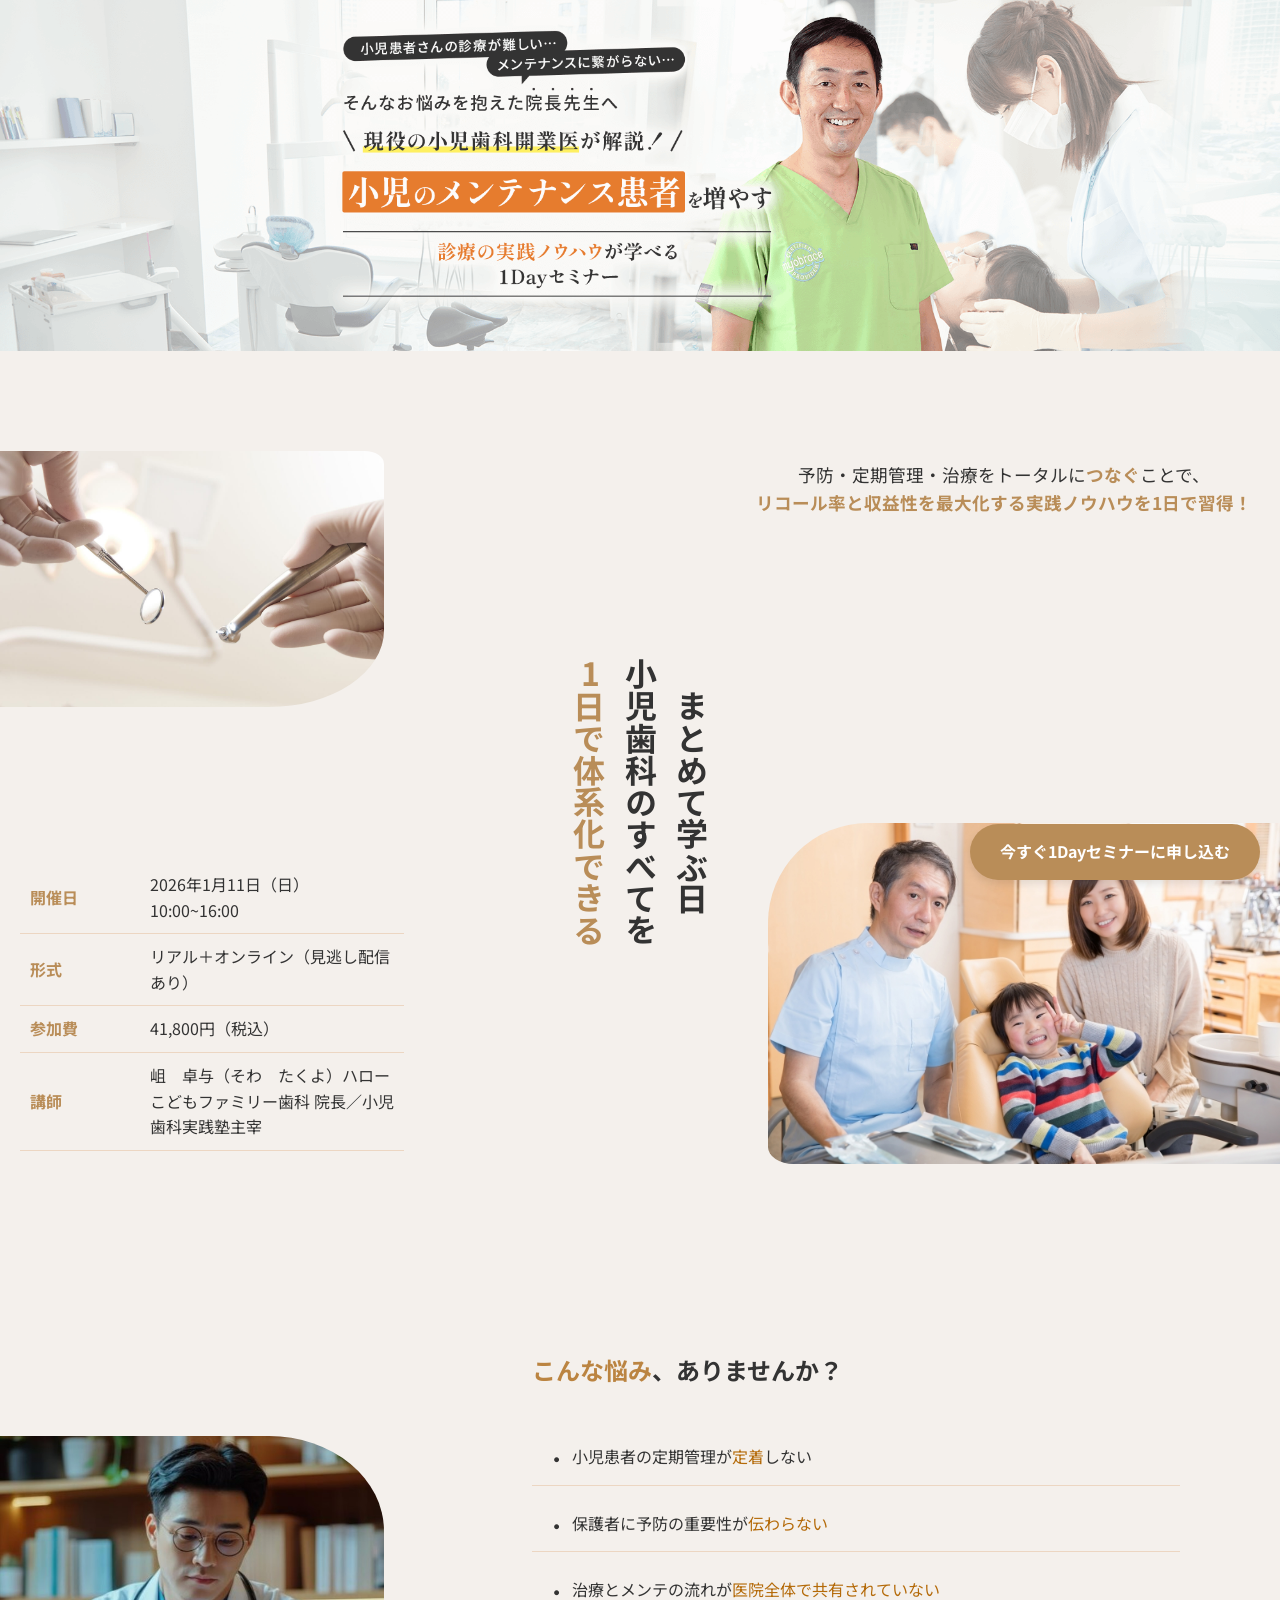
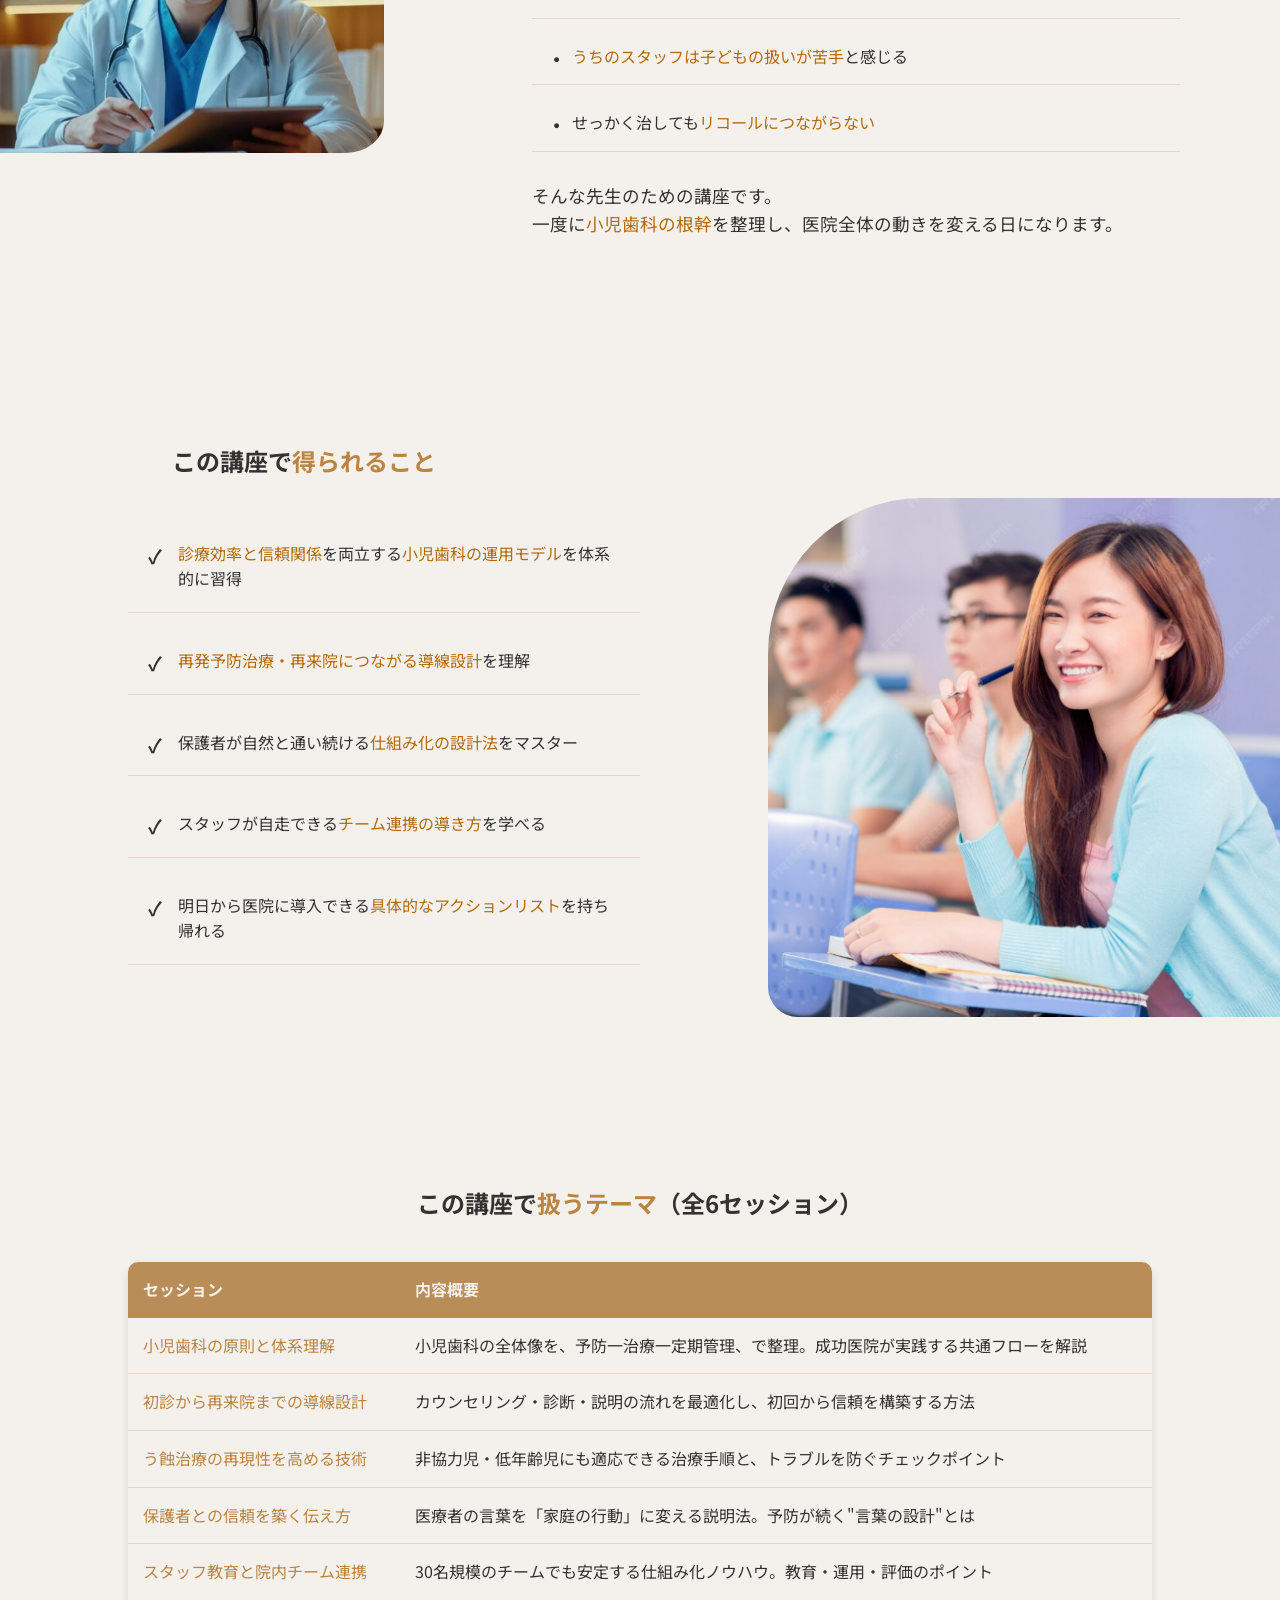
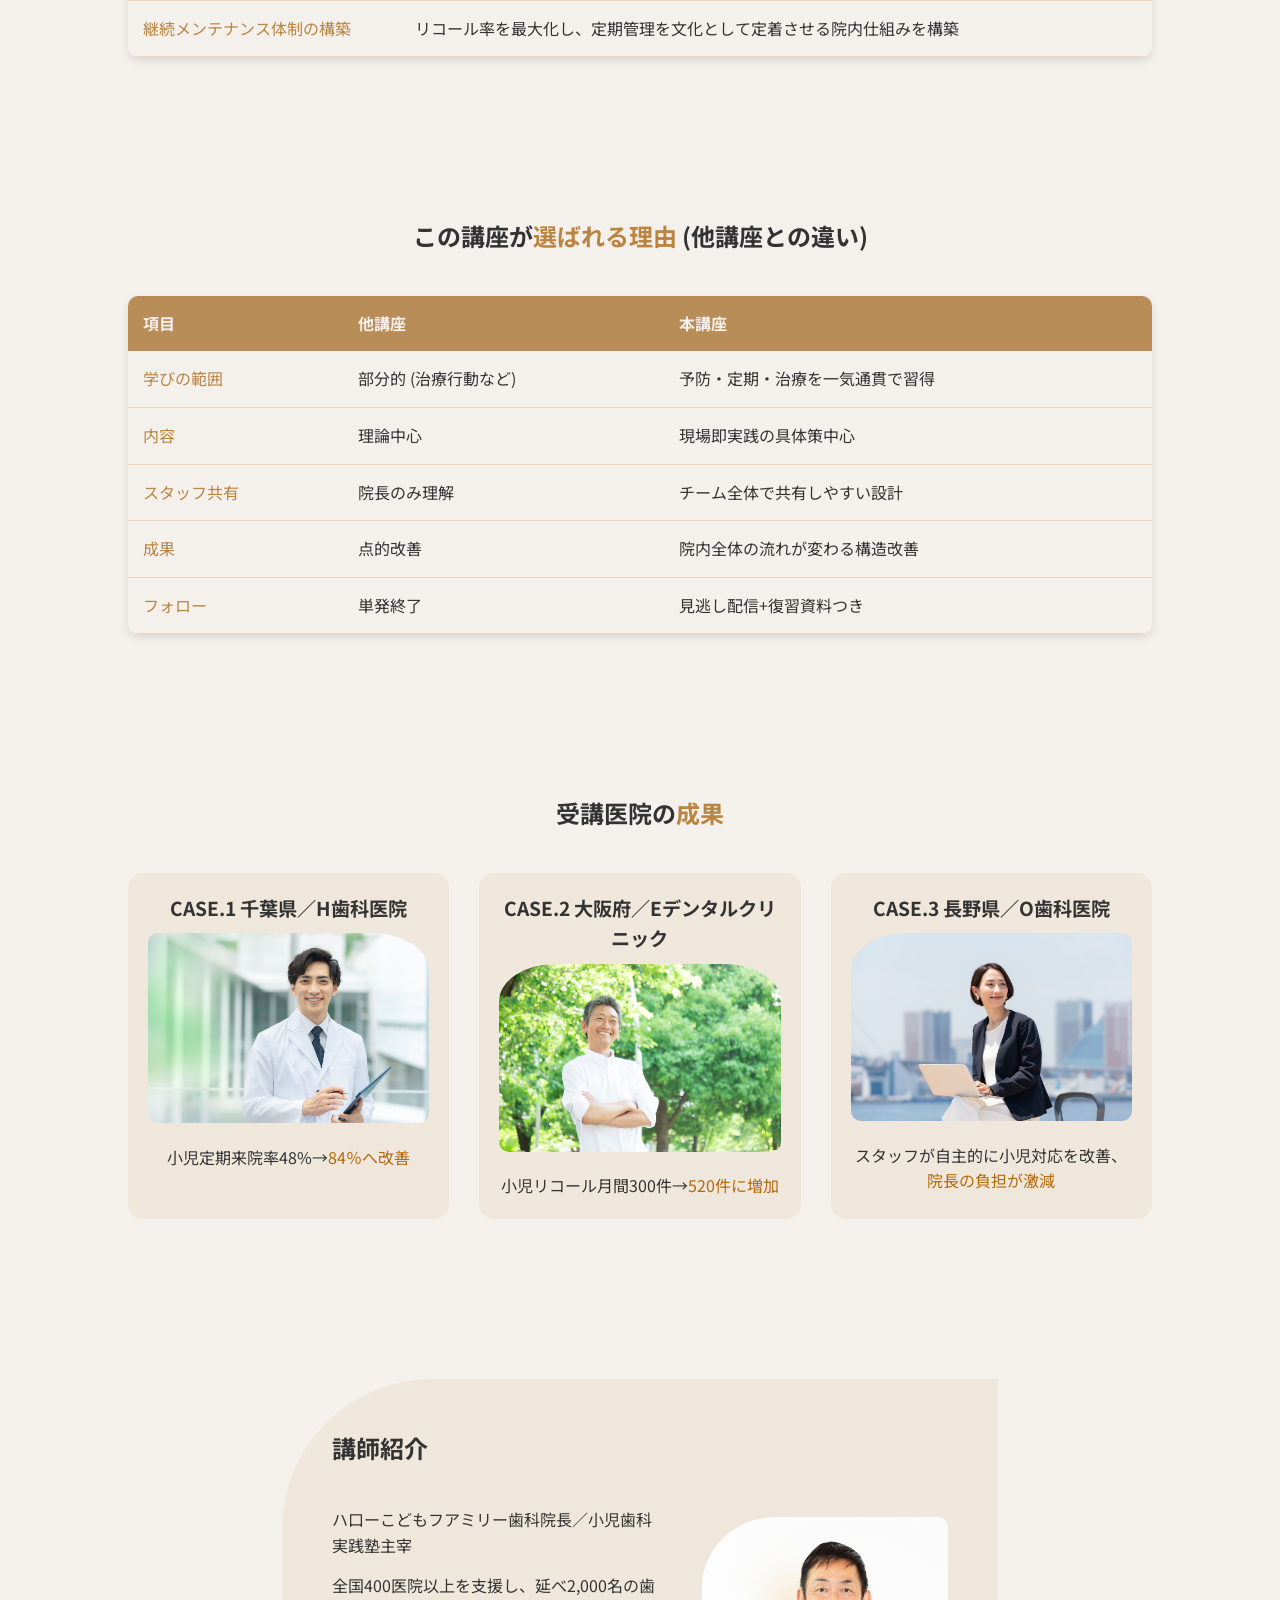
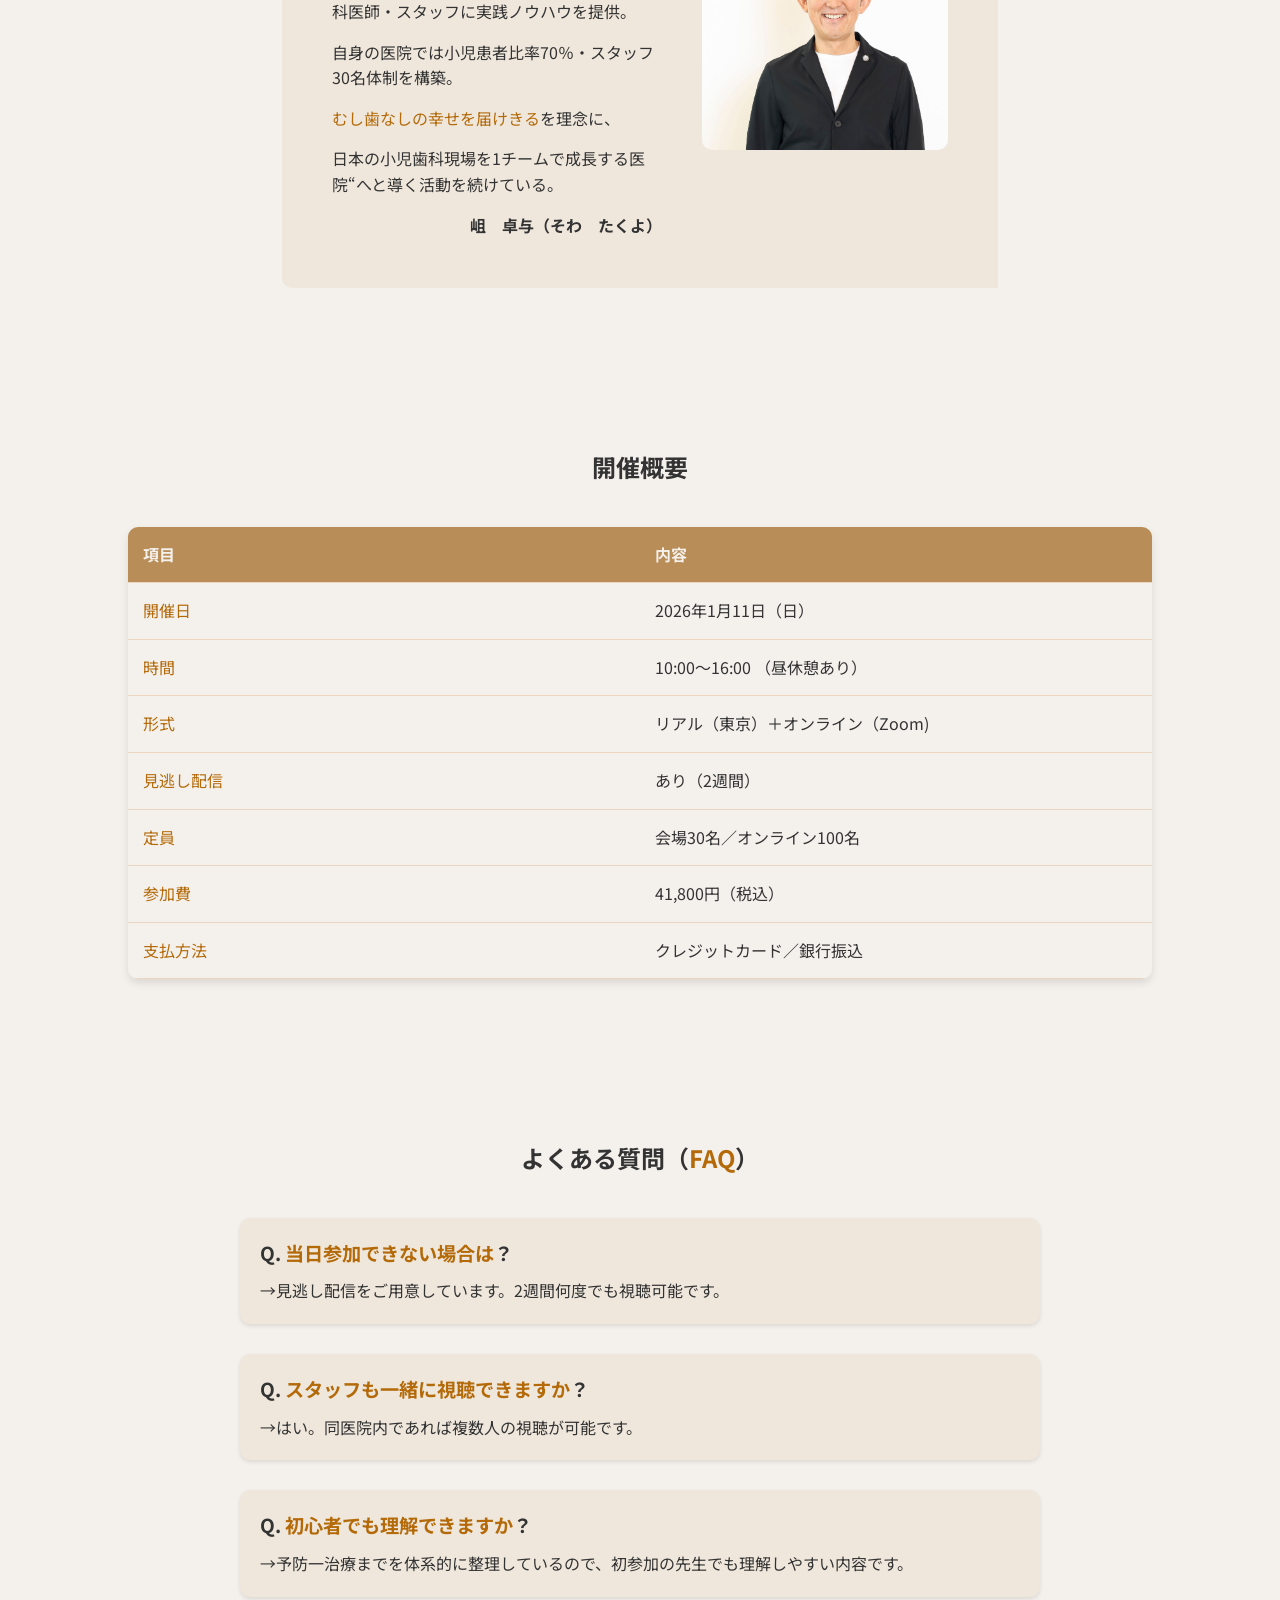
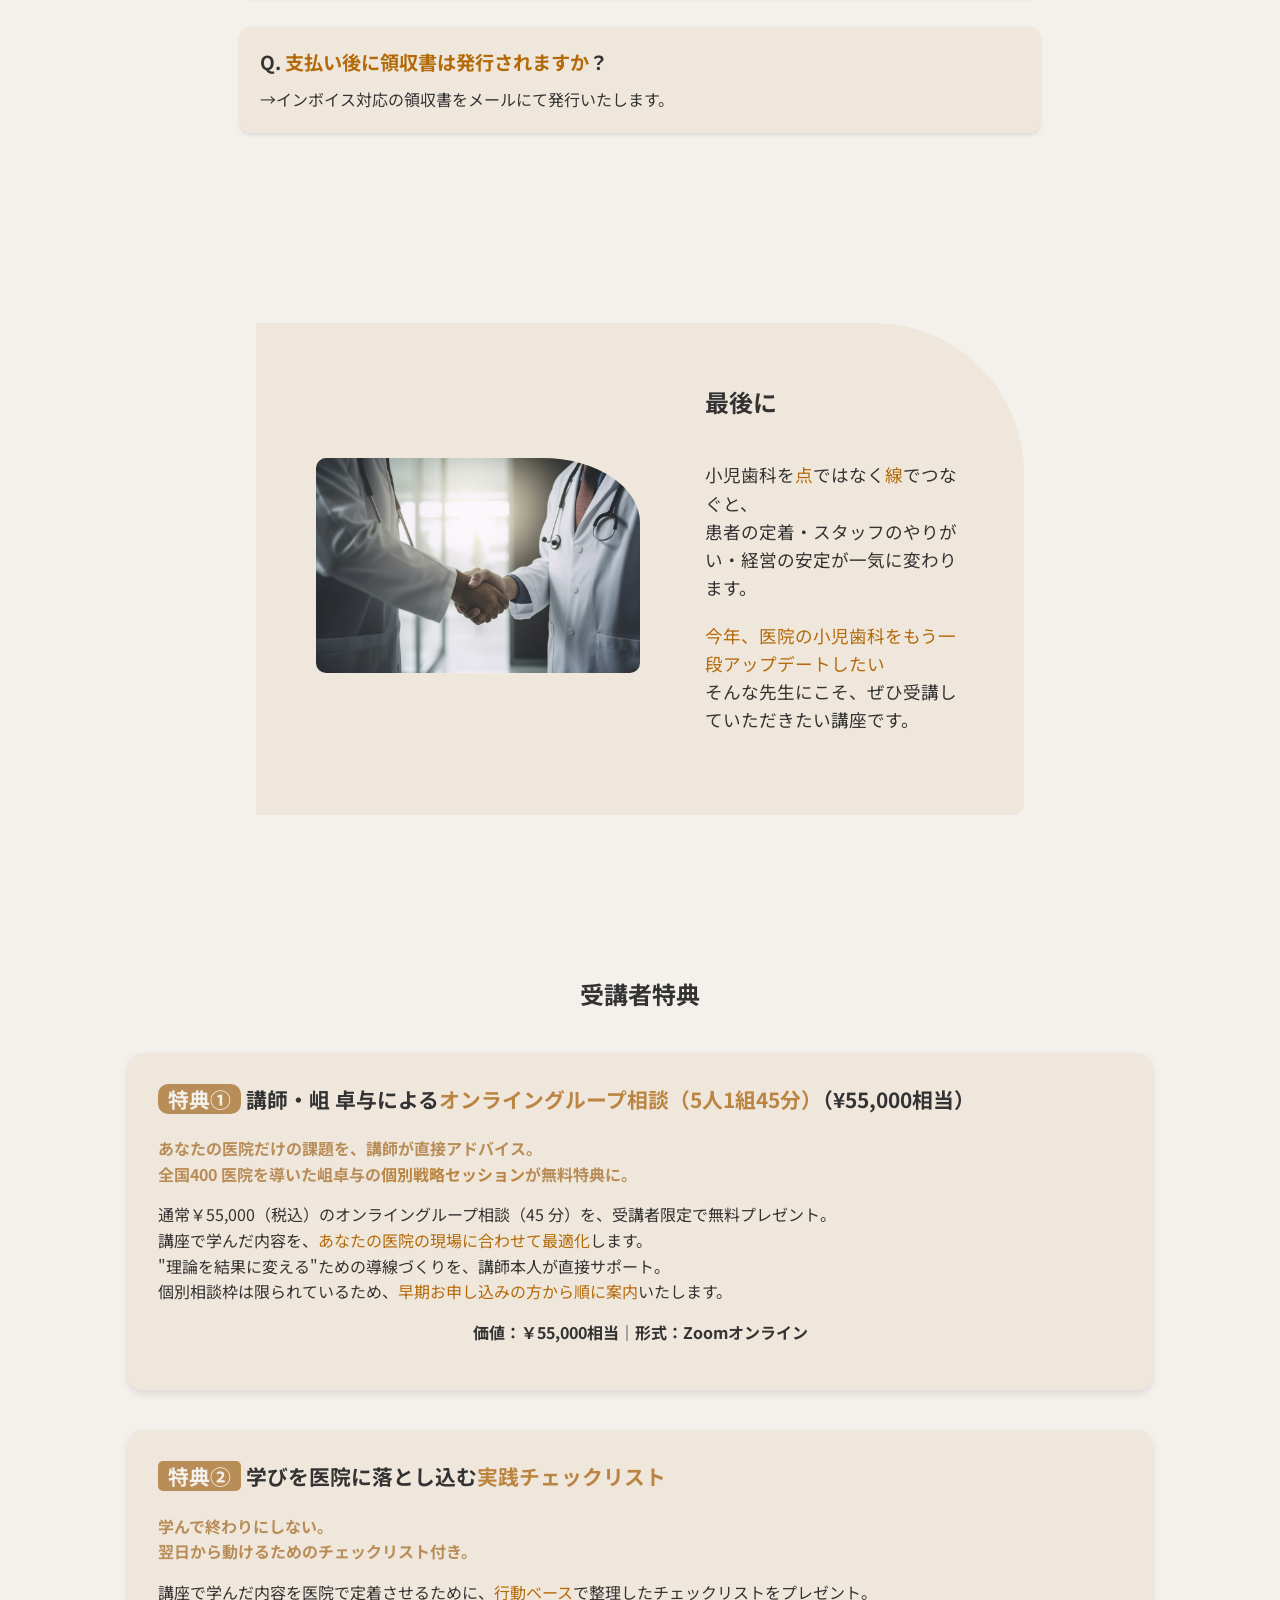
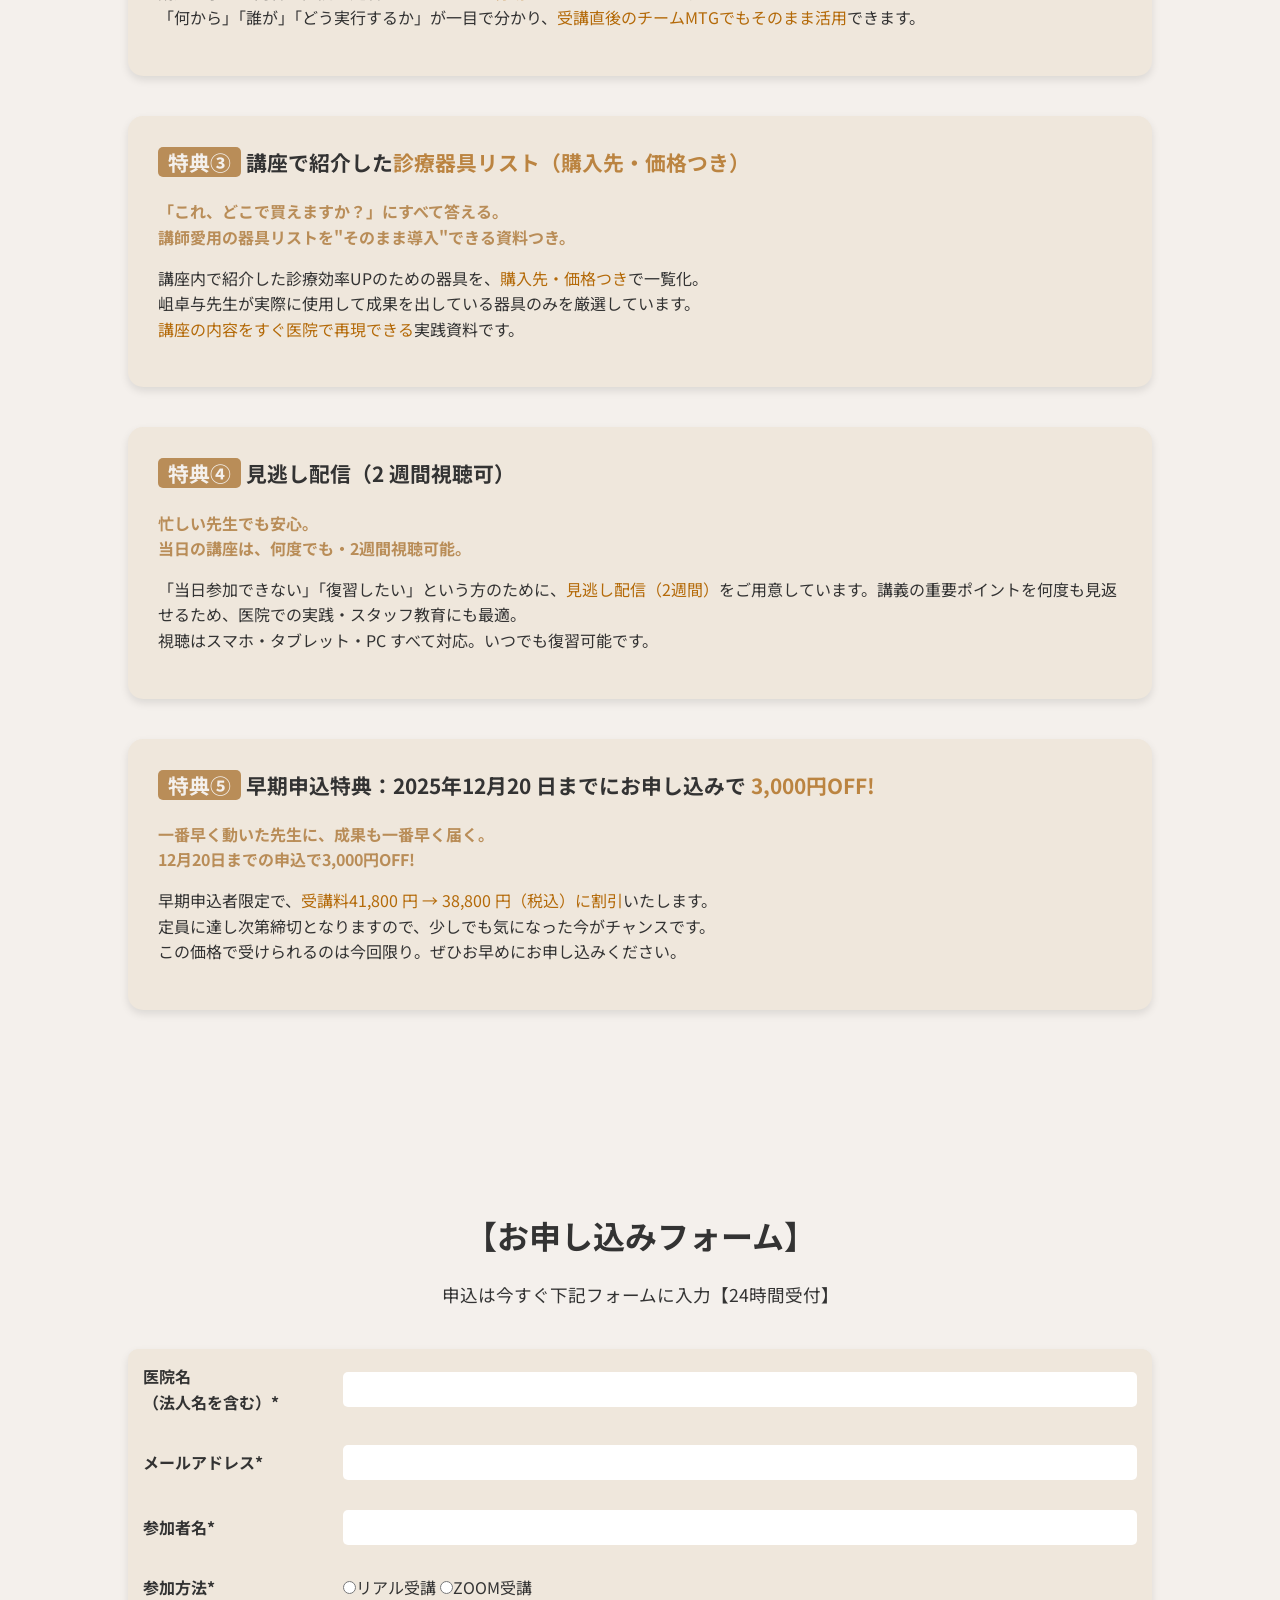
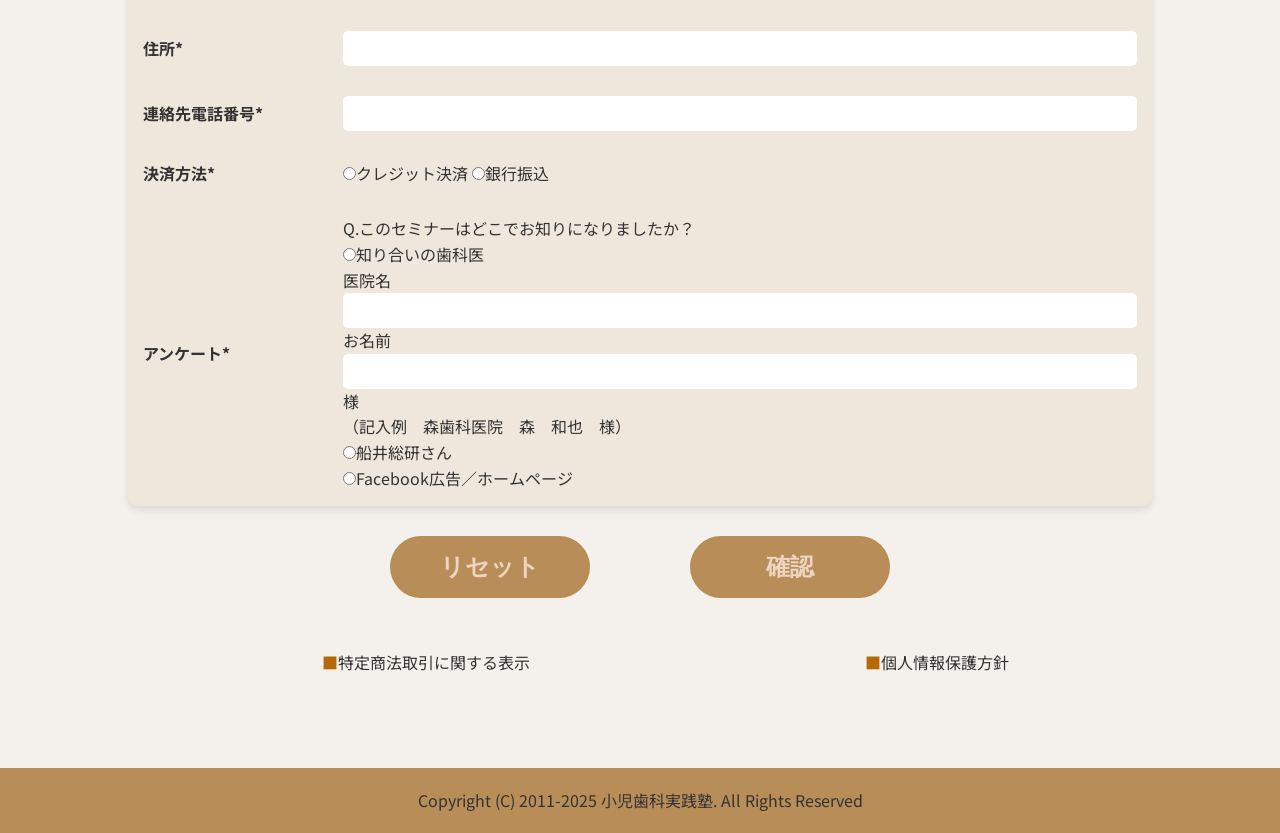
<file: index.html>
<!DOCTYPE html>
<html lang="ja">

<head>
    <meta charset="UTF-8">
    <meta name="viewport" content="width=device-width, initial-scale=1.0">
    <title>小児歯科が上手くなる！知識おまとめセミナー</title>
    <meta name="description" content="小児歯科が上手くなる！知識おまとめセミナー" />
    <meta name="keywords" content="小児歯科,セミナー">
    <link rel="preconnect" href="https://fonts.googleapis.com">
    <link rel="preconnect" href="https://fonts.gstatic.com" crossorigin>
    <link href="https://fonts.googleapis.com/css2?family=Noto+Sans+JP:wght@100..900&display=swap" rel="stylesheet">
    <link rel="stylesheet" href="css/style.css">
</head>

<body>
    <!-- Floating CTA Button -->
    <div class="floating">
        <a class="btn" href="#form">今すぐ1Dayセミナーに申し込む</a>
    </div>

    <main>
        <!-- Banner Section -->
        <section class="banner">
            <picture>
                <source media="(max-width: 768px)" srcset="img/sp_mv_b.png">
                <img src="img/pc_mv_b.png" alt="Banner">
            </picture>
        </section>

        <!-- New Intro Section -->
        <section class="intro">
            <div class="container">
                <div class="intro-text">
                    <h1>1日で体系化できる<br>小児歯科のすべてを<br>まとめて学ぶ日</h1>
                </div>
                <div class="sec01_img01">
                    <img style="width: 100%; border-radius: 0 5% 30% 0;" src="./img/sec04_img03_b.jpg" alt="">
                </div>
                <div class="sec01_img02">
                    <img style="width: 100%; border-radius: 100px 0 0 5%;" src="./img/sec01_imgg02.jpg" alt="">
                </div>
                <p class="intro-desc">予防・定期管理・治療をトータルに<span style="color: #b98d58ff; font-weight: bold;">つなぐ</span>ことで、<br><span style="color: #b98d58ff; font-weight: bold;">リコール率と収益性を最大化する実践ノウハウを1日で習得！</span></p>
                <table class="intro-table">
                    <tr>
                        <th><span style="color: #b98d58ff; font-weight: bold;">開催日</span></th>
                        <td>2026年1月11日（日）10:00~16:00</td>
                    </tr>
                    <tr>
                        <th><span style="color: #b98d58ff; font-weight: bold;">形式</span></th>
                        <td>リアル＋オンライン（見逃し配信あり）</td>
                    </tr>
                    <tr>
                        <th><span style="color: #b98d58ff; font-weight: bold;">参加費</span></th>
                        <td>41,800円（税込）</td>
                    </tr>
                    <tr>
                        <th><span style="color: #b98d58ff; font-weight: bold;">講師</span></th>
                        <td>岨　卓与（そわ　たくよ）ハローこどもファミリー歯科 院長／小児歯科実践塾主宰</td>
                    </tr>
                </table>
            </div>
        </section>

        <!-- Worries Section -->
        <section class="worries">
            <div class="sec02-img">
                <img class="land-img" src="./img/worry.jpg" alt="">
            </div>
            <div class="worries-content">
                <h2><span class="title-color">こんな悩み</span>、ありませんか？</h2>
                <div class="sec02-img-mo">
                    <img class="mobile-img" src="./img/worry.jpg" alt="">
                </div>
                <ul class="worries-list">
                    <li>小児患者の定期管理が<span class="default-text">定着</span>しない</li>
                    <li>保護者に予防の重要性が<span class="default-text">伝わらない</span></li>
                    <li>治療とメンテの流れが<span class="default-text">医院全体で共有されていない</span></li>
                    <li><span class="default-text">うちのスタッフは子どもの扱いが苦手</span>と感じる</li>
                    <li>せっかく治しても<span class="default-text">リコールにつながらない</span></li>
                </ul>
                <p class="worries-desc">そんな先生のための講座です。<br>一度に<span class="default-text">小児歯科の根幹</span>を整理し、医院全体の動きを変える日になります。</p>
            </div>
        </section>

        <!-- Benefits Section -->
        <section class="benefits-new">
            <div class="container1">
                <h2>この講座で<span class="title-color">得られること</span></h2>
                <div class="sec04-img-mo">
                    <img src="./img/benefit.png" alt="">
                </div>
                <ul class="benefits-list">
                    <li><span class="default-text">診療効率と信頼関係</span>を両立する<span class="default-text">小児歯科の運用モデル</span>を体系的に習得</li>
                    <li><span class="default-text">再発予防治療・再来院につながる導線設計</span>を理解</li>
                    <li>保護者が自然と通い続ける<span class="default-text">仕組み化の設計法</span>をマスター</li>
                    <li>スタッフが自走できる<span class="default-text">チーム連携の導き方</span>を学べる</li>
                    <li>明日から医院に導入できる<span class="default-text">具体的なアクションリスト</span>を持ち帰れる</li>
                </ul>
            </div>
            <div class="sec04-img">
                <img src="./img/benefit.png" alt="">
            </div>
        </section>

        <!-- New Themes Section -->
        <section class="comparison">
                <h2>この講座で<span class="title-color">扱うテーマ</span>（全6セッション）</h2>
                <table class="comparison-table">
                    <thead>
                        <tr>
                            <th>セッション</th>
                            <th>内容概要</th>
                        </tr>
                    </thead>
                    <tbody>
                        <tr>
                            <td><span class="title-color">小児歯科の原則と体系理解</span></td>
                            <td>小児歯科の全体像を、予防一治療一定期管理、で整理。成功医院が実践する共通フローを解説</td>
                        </tr>
                        <tr>
                            <td><span class="title-color">初診から再来院までの導線設計</span></td>
                            <td>カウンセリング・診断・説明の流れを最適化し、初回から信頼を構築する方法</td>
                        </tr>
                        <tr>
                            <td><span class="title-color">う蝕治療の再現性を高める技術</span></td>
                            <td>非協力児・低年齢児にも適応できる治療手順と、トラブルを防ぐチェックポイント</td>
                        </tr>
                        <tr>
                            <td><span class="title-color">保護者との信頼を築く伝え方</span></td>
                            <td>医療者の言葉を「家庭の行動」に変える説明法。予防が続く"言葉の設計"とは</td>
                        </tr>
                        <tr>
                            <td><span class="title-color">スタッフ教育と院内チーム連携</span></td>
                            <td>30名規模のチームでも安定する仕組み化ノウハウ。教育・運用・評価のポイント</td>
                        </tr>
                        <tr>
                            <td><span class="title-color">継続メンテナンス体制の構築</span></td>
                            <td>リコール率を最大化し、定期管理を文化として定着させる院内仕組みを構築</td>
                        </tr>
                    </tbody>
                </table>
        </section>

        <!-- Comparison Section -->
        <section class="comparison1">
                <h2>この講座が<span class="title-color">選ばれる理由</span> (他講座との違い)</h2>
                <table class="comparison-table1">
                    <thead>
                        <tr>
                            <th>項目</th>
                            <th>他講座</th>
                            <th>本講座</th>
                        </tr>
                    </thead>
                    <tbody>
                        <tr>
                            <td><span class="title-color">学びの範囲</span></td>
                            <td>部分的 (治療行動など)</td>
                            <td>予防・定期・治療を一気通貫で習得</td>
                        </tr>
                        <tr>
                            <td><span class="title-color">内容</span></td>
                            <td>理論中心</td>
                            <td>現場即実践の具体策中心</td>
                        </tr>
                        <tr>
                            <td><span class="title-color">スタッフ共有</span></td>
                            <td>院長のみ理解</td>
                            <td>チーム全体で共有しやすい設計</td>
                        </tr>
                        <tr>
                            <td><span class="title-color">成果</span></td>
                            <td>点的改善</td>
                            <td>院内全体の流れが変わる構造改善</td>
                        </tr>
                        <tr>
                            <td><span class="title-color">フォロー</span></td>
                            <td>単発終了</td>
                            <td>見逃し配信+復習資料つき</td>
                        </tr>
                    </tbody>
                </table>
        </section>

        <!-- Results Section -->
        <section class="results">
            <h2>受講医院の<span class="title-color">成果</span></h2>
            <div class="results-grid">
                <div class="result-item">
                    <h3>CASE.1 千葉県／H歯科医院</h3>
                    <img class="img1" src="img/sanbe.jpg" alt="CASE.1 千葉県／H歯科医院">
                    <p>小児定期来院率48%→<span class="default-text">84％へ改善</span></p>
                </div>
                <div class="result-item">
                    <h3>CASE.2 大阪府／Eデンタルクリニック</h3>
                    <img class="img2" src="img/ebisawa.jpg" alt="CASE.2 大阪府／Eデンタルクリニック">
                    <p>小児リコール月間300件→<span class="default-text">520件に増加</span></p>
                </div>
                <div class="result-item">
                    <h3>CASE.3 長野県／O歯科医院</h3>
                    <img class="img3" src="img/okamoto.jpg" alt="CASE.3 長野県／O歯科医院">
                    <p>スタッフが自主的に小児対応を改善、<br><span class="default-text">院長の負担が激減</span></p>
                </div>
            </div>
        </section>

        <!-- About Section: Short overview of the seminar or instructor -->
        <section class="about">
            <div class="about-item">
                <div class="about-content">
                    <div class="about-text">
                        <h2>講師紹介</h2>
                        <p>ハ口ーこどもフアミリー歯科院長／小児歯科実践塾主宰</p>
                        <p>全国400医院以上を支援し、延べ2,000名の歯科医師・スタッフに実践ノウハウを提供。</p>
                        <p>自身の医院では小児患者比率70％・スタッフ30名体制を構築。</p>
                        <p><span class="default-text">むし歯なしの幸せを届けきる</span>を理念に、</p>
                        <p>日本の小児歯科現場を1チームで成長する医院“へと導く活動を続けている。</p>
                        <h3>岨　卓与（そわ　たくよ）</h3>
                    </div>
                    <img src="img/sowa.png" alt="講師 岨 卓与" class="about-img">
                </div>
            </div>
        </section>

        

        <!-- Overview Section -->
        <section class="overview">
            <div class="container">
                <h2>開催概要</h2>
                <table class="overview-table">
                    <tr>
                        <th>項目</th>
                        <th>内容</th>
                    </tr>
                    <tr>
                        <td class="default-text">開催日</td>
                        <td>2026年1月11日（日）</td>
                    </tr>
                    <tr>
                        <td class="default-text">時間</td>
                        <td>10:00～16:00 （昼休憩あり）</td>
                    </tr>
                    <tr>
                        <td class="default-text">形式</td>
                        <td>リアル（東京）＋オンライン（Zoom)</td>
                    </tr>
                    <tr>
                        <td class="default-text">見逃し配信</td>
                        <td>あり（2週間）</td>
                    </tr>
                    <tr>
                        <td class="default-text">定員</td>
                        <td>会場30名／オンライン100名</td>
                    </tr>
                    <tr>
                        <td class="default-text">参加費</td>
                        <td>41,800円（税込）</td>
                    </tr>
                    <tr>
                        <td class="default-text">支払方法</td>
                        <td>クレジットカード／銀行振込</td>
                    </tr>
                </table>
            </div>
        </section>

        

        <!-- FAQ Section -->
        <section class="faq">
            <div class="container">
                <h2>よくある質問（<span class="default-text">FAQ</span>）</h2>
                <div class="faq-list">
                    <div class="faq-item">
                        <h3>Q. <span class="default-text">当日参加できない場合は</span>？</h3>
                        <p>→見逃し配信をご用意しています。2週間何度でも視聴可能です。</p>
                    </div>
                    <div class="faq-item">
                        <h3>Q. <span class="default-text">スタッフも一緒に視聴できますか</span>？</h3>
                        <p>→はい。同医院内であれば複数人の視聴が可能です。</p>
                    </div>
                    <div class="faq-item">
                        <h3>Q. <span class="default-text">初心者でも理解できますか</span>？</h3>
                        <p>→予防一治療までを体系的に整理しているので、初参加の先生でも理解しやすい内容です。</p>
                    </div>
                    <div class="faq-item">
                        <h3>Q. <span class="default-text">支払い後に領収書は発行されますか</span>？</h3>
                        <p>→インボイス対応の領収書をメールにて発行いたします。</p>
                    </div>
                </div>
            </div>
        </section>

        

        <!-- Closing Section -->
        <section class="closing">
            
            <div class="closing-item">
                <div class="closing-img">
                    <img class="closing-imgg" src="./img/end.jpg" alt="">
                </div>
                <div class="closing-content">
                    <div class="closing-text">
                        <h2>最後に</h2>
                        <div class="closing-img-mo">
                            <img class="closing-imgg-mo" src="./img/end.jpg" alt="">
                        </div>
                        <p class="closing-text">小児歯科を<span class="default-text">点</span>ではなく<span class="default-text">線</span>でつなぐと、<br>患者の定着・スタッフのやりがい・経営の安定が一気に変わります。</p>
                        <p class="closing-text"><span class="default-text">今年、医院の小児歯科をもう一段アップデートしたい</span><br>そんな先生にこそ、ぜひ受講していただきたい講座です。</p>
                    </div>
                </div>
            </div>
        </section>

        

        <!-- Perks Section -->
        <section class="perks">
            <div class="container">
                <h2>受講者特典</h2>
                <div class="perk-item">
                    <h3><span style="background-color: #b98d58ff; color: #f4f0ecff; border-radius: 10px; padding-inline: 10px;">特典①</span>  講師・岨   卓与による<span class="title-color">オンライングループ相談（5人1組45分）</span>（¥55,000相当）</h3>
                    <p class="catchphrase">あなたの医院だけの課題を、講師が直接アドバイス。<br>全国400 医院を導いた岨卓与の<span class="title-color">個別戦略セッション</span>が無料特典に。</p>
                    <p>通常￥55,000（税込）のオンライングループ相談（45 分）を、受講者限定で無料プレゼント。<br>講座で学んだ内容を、<span class="default-text">あなたの医院の現場に合わせて最適化</span>します。<br>"理論を結果に変える"ための導線づくりを、講師本人が直接サポート。<br>個別相談枠は限られているため、<span class="default-text">早期お申し込みの方から順に案内</span>いたします。</p>
                    <p class="center">価値：￥55,000相当｜形式：Zoomオンライン</p>
                </div>
                <div class="perk-item">
                    <h3><span style="background-color: #b98d58ff; color: #f4f0ecff; border-radius: 5px; padding-inline: 10px;">特典②</span> 学びを医院に落とし込む<span class="title-color">実践チェックリスト</span></h3>
                    <p class="catchphrase">学んで終わりにしない。<br>翌日から動けるためのチェックリスト付き。</p>
                    <p>講座で学んだ内容を医院で定着させるために、<span class="default-text">行動ベース</span>で整理したチェックリストをプレゼント。<br>「何から」「誰が」「どう実行するか」が一目で分かり、<span class="default-text">受講直後のチームMTGでもそのまま活用</span>できます。</p>
                </div>
                <div class="perk-item">
                    <h3><span style="background-color: #b98d58ff; color: #f4f0ecff; border-radius: 5px; padding-inline: 10px;">特典③</span>  講座で紹介した<span class="title-color">診療器具リスト（購入先・価格つき）</span></h3>
                    <p class="catchphrase">「これ、どこで買えますか？」にすべて答える。<br>講師愛用の器具リストを"そのまま導入"できる資料つき。</p>
                    <p>講座内で紹介した診療効率UPのための器具を、<span class="default-text">購入先・価格つき</span>で一覧化。<br>岨卓与先生が実際に使用して成果を出している器具のみを厳選しています。<br><span class="default-text">講座の内容をすぐ医院で再現できる</span>実践資料です。</p>
                </div>
                <div class="perk-item">
                    <h3><span style="background-color: #b98d58ff; color: #f4f0ecff; border-radius: 5px; padding-inline: 10px;">特典④</span> 見逃し配信（2 週間視聴可）</h3>
                    <p class="catchphrase">忙しい先生でも安心。<br>当日の講座は、何度でも・2週間視聴可能。</p>
                    <p>「当日参加できない」「復習したい」という方のために、<span class="default-text">見逃し配信（2週間）</span>をご用意しています。講義の重要ポイントを何度も見返せるため、医院での実践・スタッフ教育にも最適。<br>視聴はスマホ・タブレット・PC すべて対応。いつでも復習可能です。</p>
                </div>
                <div class="perk-item">
                    <h3><span style="background-color: #b98d58ff; color: #f4f0ecff; border-radius: 5px; padding-inline: 10px;">特典⑤</span> 早期申込特典：2025年12月20 日までにお申し込みで <span class="title-color">3,000円OFF!</span></h3>
                    <p class="catchphrase">一番早く動いた先生に、成果も一番早く届く。<br>12月20日までの申込で3,000円OFF!</p>
                    <p>早期申込者限定で、<span class="default-text">受講料41,800 円 → 38,800 円（税込）に割引</span>いたします。<br>定員に達し次第締切となりますので、少しでも気になった今がチャンスです。<br>この価格で受けられるのは今回限り。ぜひお早めにお申し込みください。</p>
                </div>
            </div>
        </section>

        <!-- Registration / Contact Section: Simple sign-up button or link -->
        <section class="registration" id="form">
            <div class="container">
                <h2>【お申し込みフォーム】</h2>
                <p class="form-intro">申込は今すぐ下記フォームに入力【24時間受付】</p>
                <form method="post" action="team02.php">
                    <table class="form-table">
                        <tr>
                            <th>医院名<br>（法人名を含む）*</th>
                            <td><input type="text" name="医院名" required></td>
                        </tr>
                        <tr>
                            <th>メールアドレス*</th>
                            <td><input type="email" name="Email" required></td>
                        </tr>
                        <tr>
                            <th>参加者名*</th>
                            <td><input type="text" name="参加者名" required></td>
                        </tr>
                        <tr>
                            <th>参加方法*</th>
                            <td>
                                <label><input type="radio" name="参加方法" value="リアル受講" required>リアル受講</label>
                                <label><input type="radio" name="参加方法" value="ZOOM受講" required>ZOOM受講</label>
                            </td>
                        </tr>
                        <tr>
                            <th>住所*</th>
                            <td><input type="text" name="住所" required></td>
                        </tr>
                        <tr>
                            <th>連絡先電話番号*</th>
                            <td><input type="text" name="連絡先" required></td>
                        </tr>
                        <tr>
                            <th>決済方法*</th>
                            <td>
                                <label><input type="radio" name="決済方法" value="クレジット決済" required>クレジット決済</label>
                                <label><input type="radio" name="決済方法" value="銀行振込" required>銀行振込</label>
                            </td>
                        </tr>
                        <tr>
                            <th>アンケート*</th>
                            <td>
                                Q.このセミナーはどこでお知りになりましたか？<br>
                                <label><input type="radio" name="アンケート" value="知り合いの歯科医" required>知り合いの歯科医</label><br>
                                医院名<input type="text" name="知り合いの歯科医（医院名）">
                                お名前<input type="text" name="知り合いの歯科医（お名前）">　様<br>
                                （記入例　森歯科医院　森　和也　様）<br>
                                <label><input type="radio" name="アンケート" value="船井総研さん" required>船井総研さん</label><br>
                                <label><input type="radio" name="アンケート" value="Facebook広告／ホームページ" required>Facebook広告／ホームページ</label>
                            </td>
                        </tr>
                    </table>
                    <div class="form-buttons">
                        <input type="reset" value="リセット">
                        <input type="submit" value="確認">
                    </div>
                </form>
                <table class="links-table">
                    <tr>
                        <td><a href="https://shounisikajuku.com/tokutei.html"><span class="default-text">■</span>特定商法取引に関する表示</a></td>
                        <td><a href="https://shounisikajuku.com/privacy.html"><span class="default-text">■</span>個人情報保護方針</a></td>
                    </tr>
                </table>
            </div>
        </section>
    </main>

    <!-- Footer: Contact info and basic copyright text -->
    <footer>
        <div class="container">
            <p>Copyright (C) 2011-2025 小児歯科実践塾. All Rights Reserved</p>
        </div>
    </footer>
</body>

</html>
</file>
<file: css/style.css>
/* CSS for Pediatric Dentistry Seminar Landing Page */

:root {
    --s-color-46a84e23: #b98d58ff;
    --s-color-5b87123c: rgb(180, 106, 9);
    --s-color-85a5ca31: #dda257ff;
    --s-color-0e9c15dc: rgba(0, 0, 0, 0.0);
    --s-color-ab98cc85: #FFFFFF;
    --color-text: #333333;
    --s-color-fd83718c: #7f7f7fff;
    --s-color-178eaafd: #f4f0ecff;
    --s-color-178eaafd: #f8e9da;
    --s-font-ddb1240f: 'M PLUS 1p';
    --s-font-c88c9e54: 'A1ゴシック M JIS2004';
    --s-font-1ab0cc4a: 'Noto Sans JP';
    --s-font-39855b82: Poppins;
}

* {
  margin: 0;
  padding: 0;
  box-sizing: border-box;
}

.default-text {
  color: var(--s-color-5b87123c);
}

.title-color{
  color: rgb(187, 132, 65)
}

main{
  background-color: rgba(244, 240, 236, 1);
}

body {
  font-family: 'Noto Sans JP', 'Inter', sans-serif;
  background-color: var(--color-bg);
  color: var(--color-text);
  line-height: 1.6;
}


/* Buttons */
.btn {
  display: inline-block;
  background-color: #b98d58ff;
  color: white;
  padding: 15px 30px;
  border-radius: 50px;
  text-decoration: none;
  font-weight: bold;
  transition: background-color 0.3s ease;
  border: none;
  cursor: pointer;
}

.btn:hover {
  background-color: var(--color-hover);
  color: var(--color-text);
}

/* Floating CTA */
.floating {
  position: fixed;
  bottom: 20px;
  right: 20px;
  z-index: 1000;
}

.floating .btn {
  box-shadow: 0 4px 8px rgba(0, 0, 0, 0.1);
}

/* Banner Section */
.banner img {
  width: 100%;
  height: auto;
  display: block;
}

/* Intro Section */
.intro {
  background-color: rgba(244, 240, 236, 1);
  color: var(--color-text);
  margin: 100px 0;
  padding: 0 0;
  text-align: center;
  position: relative;
  height: 80vh; /* Full viewport height for positioning */
}

.sec01_img01 {
  position: absolute;
  top: 0;
  left: 0;
  width: 30vw; /* 30% of viewport width */
  height: auto;
  border-radius: 20%;
}

.sec01_img02 {
  position: absolute;
  bottom: 0;
  right: 0;
  width: 40%; /* 45% of viewport width */
  height: auto;
  border-radius: 10%;
}

.intro-text {
  position: absolute;
  top: 50%;
  left: 50%;
  transform: translate(-50%, -50%);
  text-align: center;
  writing-mode: vertical-lr;
  text-orientation: upright;
  white-space: nowrap;
}

.intro h1 {
  font-size: 2rem;
  margin-bottom: 20px;
  font-weight: bold;
}

.intro h1:first-line {
  color: #b98d58ff;
}

.intro .intro-desc {
  font-size: 1.1rem;
  position: absolute;
  top: 10px;
  right: 20px;
  margin-bottom: 30px;
  width: 40%;
}

.intro-table {
  position: absolute;
  bottom: 20px;
  left: 20px;
  background-color: transparent;
  border: none;
  border-collapse: collapse;
}

.intro-table th, .intro-table td {
  padding: 15px;
  text-align: left;
  background-color: transparent;
}

.intro-table th {
  background-color: transparent;
  font-weight: bold;
  width: 120px;
}

.intro .btn {
  position: absolute;
  top: 50%;
  right: 20px;
  transform: translateY(-50%);
}

.intro-table {
  width: 30%;
}

.intro-table th, .intro-table td {
  padding: 10px;
  text-align: left;
  border-bottom: 1px solid #ecd6c2;
;
}

.intro-table th {
  font-weight: bold;
  width: 120px;
}

/* Worries Section */
.worries {
  display: flex;
  padding: 80px 0;
  background-color: rgba(244, 240, 236, 1);
  align-items: center;
  justify-content: space-between;
}

.sec02-img {
  width: 30%;
  flex-shrink: 0;
}

.sec02-img img {
  width: 100%;
  border-radius: 0 30% 10% 0;
}

.worries-content {
  padding-right: 100px;
  width: 60%;
  padding-left: 20px;
}

.worries h2 {
  text-align: left;
  font-size: 1.5rem;
  margin-bottom: 40px;
  color: var(--color-text);
}

.worries-list {
  list-style: none;
  padding: 0;
  margin: 0 auto 30px;
}

.worries-list li {
  padding: 15px 20px;
  margin-bottom: 10px;
  border-bottom: 1px solid #ecd6c2;
  position: relative;
  padding-left: 40px;
}

.worries-list li:before {
  content: "・";
  position: absolute;
  left: 15px;
  font-weight: bold;
  font-size: 1.2rem;
}

.worries-desc {
  text-align: left;
  font-size: 1.1rem;
  margin: 0;
  color: var(--color-text);
}

/* Benefits New Section */
.benefits-new {
  display: flex;
  padding: 80px 0;
  background-color: rgba(244, 240, 236, 1);
  align-items: center;
  justify-content: space-between;
}

.sec04-img {
  margin-top: 100px;
  width: 40%;
  flex-shrink: 0;
}

.sec04-img img {
  width: 100%;
  border-radius: 30% 0 0 30px;
}

.container1 {
  width: 50%;
  padding-left: 10%;
}

.benefits-new h2 {
  text-align: left;
  font-size: 1.5rem;
  margin-bottom: 40px;
  color: var(--color-text);
  padding-left: 44px;
}

.benefits-list {
  list-style: none;
  padding: 0;
  margin: 0 auto;
}

.benefits-list li {
  
  border-bottom: 1px solid #ecd6c2;
  padding: 20px;
  margin-bottom: 15px;
  position: relative;
  padding-left: 50px;
}

.benefits-list li:before {
  content: "✓";
  position: absolute;
  left: 20px;
  font-weight: bold;
  font-size: 1.2rem;
}

/* Comparison Section */
.comparison {
  padding: 80px 0;
  background-color: rgba(244, 240, 236, 1);
}

.comparison h2 {
  text-align: center;
  font-size: 1.5rem;
  margin-bottom: 40px;
}

.comparison-table {
  margin-inline: auto;
  width: 80%;
  border-collapse: collapse;
  border-radius: 10px;
  overflow: hidden;
  box-shadow: 0 4px 8px rgba(0, 0, 0, 0.1);
}

.comparison-table th, .comparison-table td {
  padding: 15px;
  text-align: left;
}

.comparison-table th {
  font-weight: bold;
  background-color: #b98d58ff;
  color: rgba(244, 240, 236, 1);
}

.comparison-table tbody td:nth-child(3) {
  color: var(--color-text);
}

.comparison-table tbody td{
  border-bottom: 1px solid #ecd6c2;
}

.comparison1 {
  padding: 80px 0;
  background-color: rgba(244, 240, 236, 1);
}

.comparison1 h2 {
  text-align: center;
  font-size: 1.5rem;
  margin-bottom: 40px;
}

.comparison-table1 {
  margin-inline: auto;
  width: 80%;
  border-collapse: collapse;
  border-radius: 10px;
  overflow: hidden;
  box-shadow: 0 4px 8px rgba(0, 0, 0, 0.1);
}

.comparison-table1 th, .comparison-table1 td {
  padding: 15px;
  text-align: left;
}

.comparison-table1 th {
  font-weight: bold;
  background-color: #b98d58ff;
  color: rgba(244, 240, 236, 1);
}

.comparison-table1 tbody td:nth-child(3) {
  color: var(--color-text);
}

.comparison-table1 tbody td{
  border-bottom: 1px solid #ecd6c2;
}

/* Results Section */
.results {
  padding: 80px 0;
  width: 80%;
  margin-inline: auto;
  background-color: rgba(244, 240, 236, 1);
}

.results h2 {
  text-align: center;
  font-size: 1.5rem;
  margin-bottom: 40px;
  color: var(--color-text);
}

.results-grid {
  display: grid;
  grid-template-columns: repeat(auto-fit, minmax(300px, 1fr));
  gap: 30px;
  max-width: 1500px;
  margin: 0 auto;
}

.result-item {
  background-color: #efe7dcff;
  padding: 20px;
  border-radius: 15px;
  text-align: center;
}

.result-item img {
  width: 100%;
  height: auto;
  margin-bottom: 15px;
}

.result-item .img1 {
  border-radius: 10px 20% 10px 10px;
}

.result-item .img2 {
  border-radius: 20% 20% 10px 10px;
}

.result-item .img3 {
  border-radius:20% 10px 10px 10px;
}

.result-item h3 {
  font-size: 1.2rem;
  margin-bottom: 10px;
  color: var(--color-text);
}

.result-item p {
  font-size: 1rem;
  color: var(--color-text);
}

/* About Section */
.about {
  padding: 80px 0;
  width: 70%;
  margin-inline: auto;
  background-color: rgba(244, 240, 236, 1);
}

.about h2 {
  text-align: left;
  font-size: 1.5rem;
  margin-bottom: 40px;
  color: var(--color-text);
}

.about h3 {
  text-align: right;
  font-size: 1rem;
  color: var(--color-text);
}

.about-item {
  background-color: #efe7dcff;
  width: 80%;
  padding: 50px;
  border-radius: 150px 0 0 10px;
  text-align: center;
  margin-inline: auto;
}

.about-content {
  display: flex;
  align-items: center;
  gap: 40px;
  max-width: 1000px;
  margin: 0 auto;
}

.about-text {
  text-align: left;
  flex: 10;
}

.about-text p {
  margin-bottom: 15px;
}

.about-text .highlight {
  background-color: var(--color-highlight);
  padding: 2px 5px;
  border-radius: 5px;
}

.about-img {
  flex: 1;
  width: 40%;
  border-radius: 30% 10px 10px 10px;
}

.instructor-name {
  text-align: center;
  margin-top: 20px;
  font-size: 1.2rem;
  font-weight: bold;
}

/* Overview Section */
.overview {
  padding: 80px 0;
  background-color: rgba(244, 240, 236, 1);
}

.overview h2 {
  text-align: center;
  font-size: 1.5rem;
  margin-bottom: 40px;
  color: var(--color-text);
}

.overview-table {
  width: 80%;
  margin: 0 auto;
  border-collapse: collapse;
  border-radius: 10px;
  overflow: hidden;
  box-shadow: 0 4px 8px rgba(0, 0, 0, 0.1);
}

.overview-table th, .overview-table td {
  padding: 15px;
  text-align: left;
  border-bottom: 1px solid #ecd6c2;
}

.overview-table th {
  background-color: #b98d58ff;
  color: rgba(244, 240, 236, 1);
  font-weight: bold;
  width: 30%;
}

/* FAQ Section */
.faq {
  padding: 80px 0;
  background-color: rgba(244, 240, 236, 1);
}

.faq h2 {
  text-align: center;
  font-size: 1.5rem;
  margin-bottom: 40px;
  color: var(--color-text);
}

.faq-list {
  max-width: 800px;
  margin: 0 auto;
}

.faq-item {
  margin-bottom: 30px;
  padding: 20px;
  background-color: #efe7dcff;
  border-radius: 10px;
  box-shadow: 0 2px 4px rgba(0, 0, 0, 0.1);
}

.faq-item h3 {
  font-size: 1.2rem;
  margin-bottom: 10px;
  color: var(--color-text);
}

.faq-item p {
  font-size: 1rem;
  color: var(--color-text);
}

/* Closing Section */
.closing {
  padding: 80px 0;
  background-color: rgba(244, 240, 236, 1);
  text-align: center;
}

.closing-item {
  display: flex;
  background-color: #efe7dcff;
  gap: 10%;
  justify-content: center;
  align-items: center;
  width: 60%;
  padding: 60px;
  border-radius: 0 150px 10px 0;
  text-align: center;
  margin-inline: auto;
}

.closing-content {
  display: flex;
  align-items: center;
  gap: 40px;
  width: 40%;
  margin: 0 auto;
}

.closing-img {
  flex: 1;
  width: 40%;
}

.closing-imgg{
  flex: 1;
  width: 100%;
  border-radius: 10px 30% 10px 10px;
}

.closing-img-mo {
  flex: 1;
  width: 100%;
}

.closing-imgg-mo{
  flex: 1;
  width: 100%;
  border-radius: 10px 30% 10px 10px;
}

.closing-text {
  text-align: left;
  flex: 10;
}

.closing h2 {
  font-size: 1.5rem;
  margin-bottom: 40px;
  color: var(--color-text);
}

.closing-text p {
  font-size: 1.1rem;
  margin-bottom: 20px;
  color: var(--color-text);
}

.closing .btn {
  margin-top: 20px;
}

/* Perks Section */
.perks {
  padding: 80px 0;
  background-color: rgba(244, 240, 236, 1);
}

.perks h2 {
  text-align: center;
  font-size: 1.5rem;
  margin-bottom: 40px;
  color: var(--color-text);
}

.perk-item {
  width: 80%;
  margin: 0 auto 40px;
  padding: 30px;
  background-color: #efe7dcff;
  border-radius: 15px;
  box-shadow: 0 4px 8px rgba(0, 0, 0, 0.1);
}

.perk-item h3 {
  font-size: 1.3rem;
  margin-bottom: 20px;
  color: var(--color-text);
}

.perk-item .catchphrase {
  font-weight: bold;
  margin-bottom: 15px;
  color: #b98d58ff;
}

.perk-item p {
  margin-bottom: 15px;
  color: var(--color-text);
}

.perk-item .center {
  text-align: center;
  font-weight: bold;
}

/* Benefits Section */
.benefits {
  padding: 80px 0;
  background-color: rgba(244, 240, 236, 1);
}

.benefits h2 {
  text-align: center;
  font-size: 2rem;
  margin-bottom: 40px;
  color: var(--color-text);
}

.benefits-grid {
  display: grid;
  grid-template-columns: repeat(auto-fit, minmax(300px, 1fr));
  gap: 30px;
  max-width: 1000px;
  margin: 0 auto;
}

.benefit-card {
  background-color: var(--color-section-bg);
  padding: 30px;
  border-radius: 15px;
  box-shadow: 0 4px 8px rgba(0, 0, 0, 0.1);
  text-align: center;
}

.benefit-card h3 {
  font-size: 1.3rem;
  margin-bottom: 20px;
  color: var(--color-text);
}

.benefit-card p {
  margin-bottom: 20px;
}

.benefit-card img {
  width: 100%;
  border-radius: 10px;
  margin-top: 20px;
}

/* Schedule Section */
.schedule {
  padding: 80px 0;
  background-color: rgba(244, 240, 236, 1);
}

.schedule h2 {
  text-align: center;
  font-size: 2rem;
  margin-bottom: 40px;
  color: var(--color-text);
}

.schedule-table, .content-table {
  width: 100%;
  border-collapse: collapse;
  margin-bottom: 40px;
  background-color: var(--color-bg);
  border-radius: 10px;
  overflow: hidden;
  box-shadow: 0 4px 8px rgba(0, 0, 0, 0.1);
}

.schedule-table th, .schedule-table td,
.content-table th, .content-table td {
  padding: 15px;
  text-align: left;
  border-bottom: 1px solid var(--color-border);
}

.schedule-table th {
  background-color: var(--color-mint);
  font-weight: bold;
}
form-table
.content-table th {
  background-color: var(--color-pink);
  font-weight: bold;
}

.schedule h3 {
  font-size: 1.8rem;
  margin-bottom: 20px;
  color: var(--color-text);
}

.note {
  font-size: 0.9rem;
  color: var(--color-subtext);
  text-align: center;
}

/* Registration Section */
.registration {
  margin-inline: auto;
  width: 80%;
  padding: 80px 0;
  background-color: rgba(244, 240, 236, 1);
}

.registration h2 {
  text-align: center;
  font-size: 2rem;
  margin-bottom: 20px;
  color: var(--color-text);
}

.form-intro {
  text-align: center;
  margin-bottom: 40px;
  font-size: 1.1rem;
}

.form-table {
  width: 100%;
  border-collapse: collapse;
  margin-bottom: 30px;
  background-color: #efe7dcff;
  border-radius: 10px;
  overflow: hidden;
  box-shadow: 0 4px 8px rgba(0, 0, 0, 0.1);
}

.form-table th, .form-table td {
  padding: 15px;
  text-align: left;
  border-bottom: 1px solid var(--color-border);
}

.form-table th {
  background-color: var(--color-mint);
  font-weight: bold;
  width: 200px;
}

.form-table input[type="text"],
.form-table input[type="email"] {
  width: 100%;
  padding: 10px;
  border: 1px solid var(--color-border);
  border-radius: 5px;
}

.form-buttons {
  display: flex;
  justify-content: center;
  gap: 100px;
}

.form-buttons input {
  text-align: center;
  padding: 15px 30px;
  border-radius: 50px;
  border: none;
  cursor: pointer;
  font-weight: bold;
  background-color: #b98d58ff;
  color: #ecd6c2;
  width: 200px;
  font:bold;
  font-size: 24px;
}

.form-buttons input:hover {
  opacity: 0.8;
}

.links-table {
  width: 100%;
  margin-top: 40px;
}

.links-table td {
  text-align: center;
  padding: 10px;
}

.links-table a {
  color: var(--color-text);
  text-decoration: none;
}

.links-table a:hover {
  text-decoration: underline;
}

/* Footer */
footer {
  background-color: #b98d58ff;
  padding: 20px 0;
  text-align: center;
  color: var(--color-text);
}
.mobile-img {
  display: none;
}

.land-img {
  display: block;
}

.sec04-img-mo{
  display: none;
}

.closing-img-mo{
  display: none;
}
/* Responsive Design */
@media (max-width: 1200px) {

  .closing-item{
    width: 70%;
  }

  .benefits-new {
    padding: 60px 0;
  }

  .benefits-list li:before {
  content: "✓";
  position: absolute;
  left: -10px;
  font-weight: bold;
  font-size: 1.2rem;
}
  .sec04-img {
    width: 35%;
  }
  .container1 {
    width: 55%;
  }
  .benefits-new h2 {
    font-size: 1.5rem;
  }
  .benefits-list li {
    padding: 18px;
    font-size: 0.95rem;
  }
}

@media (max-width: 992px) {
  .benefits-new {
    padding: 50px 0;
  }
  .sec04-img {
    width: 30%;
  }
  .container1 {
    width: 60%;
  }
  .benefits-new h2 {
    font-size: 1.5rem;
  }
  .benefits-list li {
    padding: 16px;
    font-size: 0.9rem;
  }

  .closing-item{
    width: 80%;
  }
}
@media (max-width: 768px) {
  p{
    font-size: 12px;
  }

  td{
    font-size: 12px;
  }

  .closing-item{
    padding-block: 40px;
    width: 90%;
  }

  .closing-img-mo{
    display: block;
    width: 80%;
    margin-bottom: 20px;
    margin-inline: auto;
  }

  .closing-img{
    display: none;
  }
  .sec04-img-mo img {
    width: 100%;
    border-radius: 30% 0 0 10px;
  }

  .sec04-img-mo{
    margin-inline: auto;
    display: block;
    width: 70%;
    flex-shrink: 0;
    margin-bottom: 30px;
  }

  .sec04-img{
    display: none;
  }

  .mobile-img {
    display: block;
  }

  .land-img {

    display: none;
  }

  .sec02-img-mo {
  width: 70%;
  flex-shrink: 0;
  margin-inline: auto;
  margin-bottom: 30px;
}

.sec02-img-mo img {
  width: 100%;
  border-radius: 0 30% 10% 0;
}

  .intro {
    padding: 20px 0;
    height: auto;
    position: static;
    display: flex;
    flex-direction: column;
    align-items: center;
  }

  .intro-text {
    transform: translate(0, -50%);
    position: static;
    margin-bottom: 20px;
    writing-mode: horizontal-tb;
    text-orientation: mixed;
    white-space: normal;
    text-align: center;
    width: 100%;
    order: -1;
  }

  .intro h1 {
    font-size: 2rem;
    text-align: center;
    line-height: 1.4;
    margin-bottom: 0;
  }

  .sec01_img01 {
    position: static;
    width: 90%;
    margin-bottom: 20px;
  }

  .sec01_img02 {
    position: static;
    width: 90%;
    margin-bottom: 20px;
  }

  .intro .intro-desc {
    position: static;
    margin-bottom: 20px;
    text-align: center;
    font-size: 0.9rem;
    width: 90%;
  }

  .intro-table {
    position: static;
    width: 90%;
    margin-bottom: 20px;
  }

  .intro .btn {
    position: static;
    display: block;
    margin: 0 auto;
    width: fit-content;
  }

  .intro-table th, .intro-table td {
    padding: 8px;
    font-size: 0.9rem;
  }

  .worries {
    padding: 40px 0;
    display: flex;
    flex-direction: column;
    align-items: center;
  }

  .sec02-img {
    width: 80%;
    margin-bottom: 20px;
  }

  .worries h2 {
    font-size: 1.2rem;
    text-align: center;
  }

  .worries-list {
    text-align: left;
    width: 100%;
    margin: 0;
  }

  .worries-list li {
    padding: 12px 15px;
    padding-left: 35px;
    font-size: 0.9rem;
  }

  .worries-list li:before {
    left: 12px;
  }

  .worries-content {
    width: 100%;
    padding-inline: 20px;
    order: -1;
  }

  .worries-desc {
    text-align: center;
    font-size: 0.9rem;
    width: 90%;
    margin-inline: auto;
  }

  .benefits-new {
    padding: 40px 0;
    display: flex;
    flex-direction: column;
    align-items: center;
  }

  .benefits-new h2 {
    padding-left: 0;
    text-align: center;
    font-size: 1.2rem;
  }

  .benefits-list li {
    padding: 15px;
    padding-left: 40px;
  }

  .benefits-list li:before {
    left: 15px;
  }

  .sec04-img {
    width: 90%;
    margin-top: 20px;
    order: 2;
  }

  .container1 {
    width: 90%;
    padding-left: 0;
    order: 1;
  }

  .comparison {
    padding: 40px 0;
  }

  .comparison h2 {
    font-size: 1.2rem;
    width: 80%;
    margin-inline: auto;
  }

  .comparison-table {
    overflow-x: auto;
    display: block;
    width: 90%;
  }

  .comparison1 h2 {
    margin-inline: auto;
    font-size: 1.2rem;
    margin-bottom: 40px;
    width: 80%;
}

  .comparison-table1 {
    width: 90%;
  }

  .results {
    padding: 40px 0;
    width: 90%;
  }

  .results h2 {
    font-size: 1.8rem;
  }

  .results-grid {
    grid-template-columns: 1fr;
  }

  .hero {
    padding: 50px 0;
  }

  .hero h1 {
    font-size: 2rem;
  }

  .about {
    width: 90%;
    padding: 40px 0;
  }

  .about-img {
  flex: 1;
  width: 80%;
  border-radius: 30% 10px 10px 10px;
  }

  .about-item{
    width: 100%;
    padding: 20px;
    padding-block: 40px;
    border-radius: 100px 0 0 10px;
  }

  .about-content {
    flex-direction: column;
    text-align: center;
  }

  .about h2{
    font-size: 1.2rem;
    text-align: center;
  }

  .overview {
    padding: 40px 0;
  }

  .overview h2 {
    font-size: 1.2rem;
  }

  .overview-table {
    width: 90%;
    overflow-x: auto;
    display: block;
  }

  .faq {
    padding: 40px 0;
  }

  .faq h2 {
    font-size: 1.2rem;
  }

  .faq-item h3{
    font-size: 1rem;
  }

  .faq-item p{
    font-size: 12px;
  }

  .faq-item {
    padding: 15px;
  }

  .closing {
    padding: 40px 0;
  }

  .closing h2 {
    font-size: 1.2rem;
    text-align: center;
  }

  .closing-text p{
    font-size: 12px;
  }

  .closing-content {
    flex-direction: column;
    text-align: center;
    width: 100%;
  }

  .closing-img {
    flex: 1;
    width: 100%;
    border-radius: 40% 20px 20px 20px;
  }


  .perks {
    padding: 40px 0;
  }

  .perks h2 {
    font-size: 1.8rem;
  }

  .perk-item {
    padding: 10px;
  }

  .benefits {
    padding: 40px 0;
  }

  .benefits-grid {
    grid-template-columns: 1fr;
  }

  .schedule {
    padding: 40px 0;
  }

  .schedule-table, .content-table, .form-table {
    overflow-x: auto;
    display: block;
  }

  .registration {
    padding: 40px 0;
    width: 100%;
  }

  .registration th{
    font-size: 12px;
    padding-right: 0;
  }

  .form-table th {
    width: auto;
  }

  .form-buttons {
    align-items: center;
    gap: 30px;
  }

  form{
    width: 90%;
  }

  .form-intro{
    width: 90%;
  }

  .faq-list{
    width: 90%;
  }

  .closing-item{
    border-radius: 0 100px 10px 0;
  }

  .container {
    padding: 0 0;
    display: flex;
    flex-direction: column;
    justify-content: center;
    align-items: center;
  }

  .floating .btn {
    padding: 12px 24px;
    font-size: 0.9rem;
  }

  @media (max-width: 768px) {

    .floating .btn {
    padding: 12px 24px;
    font-size: 0.9rem;
  }

  }
}

@media (max-width: 320px) {

    .floating .btn {
    padding: 12px 24px;
    font-size: 0.9rem;
  }
  .floating{
    width: 60%;
  }

}
</file>
